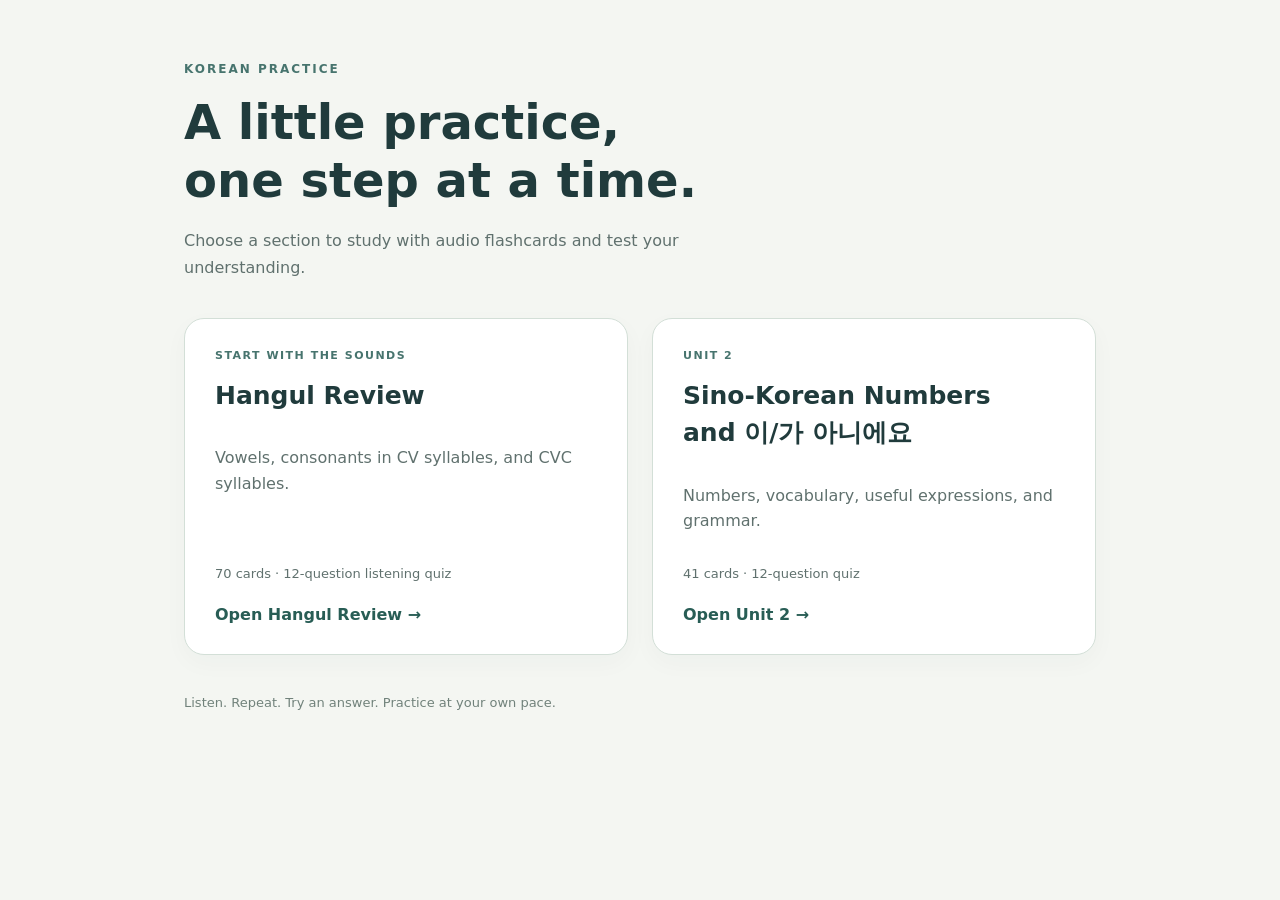
<file: index.html>
<!doctype html>
<html lang="en"><head><meta charset="utf-8"><meta name="viewport" content="width=device-width,initial-scale=1"><meta name="theme-color" content="#f4f6f2"><title>Korean Practice</title><link rel="stylesheet" href="home.css"></head>
<body><main><header><p class="eyebrow">KOREAN PRACTICE</p><h1>A little practice,<br>one step at a time.</h1><p class="intro">Choose a section to study with audio flashcards and test your understanding.</p></header><nav aria-label="Choose a unit" class="units">
<a class="unit" href="hangul.html"><span class="tag">START WITH THE SOUNDS</span><h2>Hangul Review</h2><p>Vowels, consonants in CV syllables, and CVC syllables.</p><div class="meta">70 cards · 12-question listening quiz</div><span class="go">Open Hangul Review →</span></a>
<a class="unit" href="unit2/index.html"><span class="tag">UNIT 2</span><h2>Sino-Korean Numbers<br>and <span lang="ko">이/가 아니에요</span></h2><p>Numbers, vocabulary, useful expressions, and grammar.</p><div class="meta">41 cards · 12-question quiz</div><span class="go">Open Unit 2 →</span></a>
</nav><footer>Listen. Repeat. Try an answer. Practice at your own pace.</footer></main></body></html>
</file>
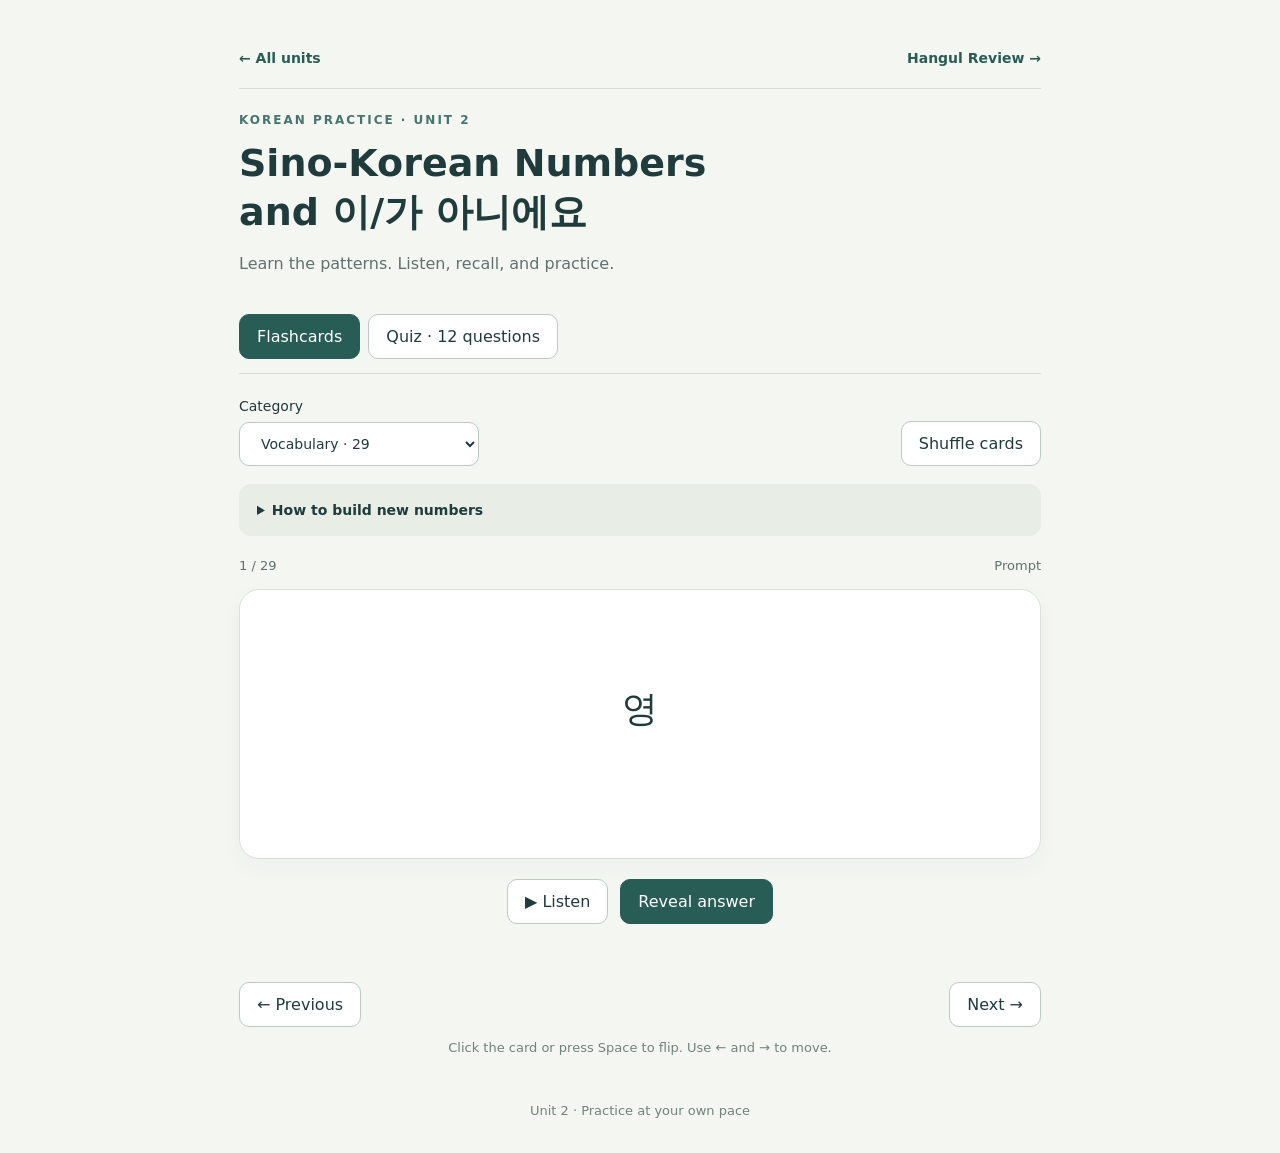
<file: unit2/index.html>
<!doctype html>
<html lang="en"><head><meta charset="utf-8"><meta name="viewport" content="width=device-width,initial-scale=1"><title>Unit 2: Sino-Korean Numbers and 이/가 아니에요</title><link rel="stylesheet" href="style.css"><link rel="stylesheet" href="../navigation.css"></head>
<body><header><nav class="unit-navigation" aria-label="Units"><a href="../index.html">← All units</a><a href="../hangul.html">Hangul Review →</a></nav><div class="eyebrow">KOREAN PRACTICE · UNIT 2</div><h1>Sino-Korean Numbers<br>and 이/가 아니에요</h1><p>Learn the patterns. Listen, recall, and practice.</p></header><main>
<nav aria-label="Mode"><button id="studyTab" class="active">Flashcards</button><button id="quizTab">Quiz · 12 questions</button></nav>
<section id="study"><div class="toolbar"><label>Category <select id="category"><option value="vocabularyAll">Vocabulary · 29</option><option value="numbers">Sino-Korean Numbers · 21</option><option value="vocabulary">Words · 8</option><option value="expressions">Useful Expressions · 6</option><option value="grammar">Grammar · 6</option></select></label><button id="shuffle">Shuffle cards</button></div>
<details id="numberNote"><summary>How to build new numbers</summary><p>Combine hundreds, tens, and ones. 이백 = 200; 삼백 = 300. Omit empty places: 407 = 사백칠. Use 십 and 백, rather than 일십 and 일백.</p><p>Phone numbers are read digit by digit. 공 = zero in phone numbers; 영 = zero in general number reading.</p></details>
<div class="meta"><span id="cardCount"></span><span id="sideLabel"></span></div><article id="card" tabindex="0" role="button" aria-label="Flip flashcard"><div id="cardText"></div><p id="cardMeaning"></p></article><div class="actions"><button id="listen">▶ Listen</button><button id="flip" class="primary">Reveal answer</button></div><p id="audioStatus" role="status"></p><div class="cardNav"><button id="prev">← Previous</button><button id="next">Next →</button></div><p class="hint">Click the card or press Space to flip. Use ← and → to move.</p></section>
<section id="quiz" hidden><div id="quizIntro"><h2>Test your understanding</h2><p>12 questions: numbers, vocabulary, expressions, and grammar.</p><p>Two questions use new numbers from 11–999. Listening questions use your recordings.</p><button id="start" class="primary">Start quiz</button></div><div id="quizRun" hidden><div class="meta"><span id="questionCount"></span><span id="questionType"></span></div><progress id="progress" max="12" value="0"></progress><h2 id="prompt"></h2><button id="quizListen">▶ Play number</button><p id="quizAudioStatus" role="status"></p><div id="choices"></div><p id="feedback" role="status"></p><button id="continue" class="primary" hidden>Next question →</button></div><div id="results" hidden></div></section>
</main><footer>Unit 2 · Practice at your own pace</footer><script src="data.js"></script><script src="app.js"></script></body></html>
</file>
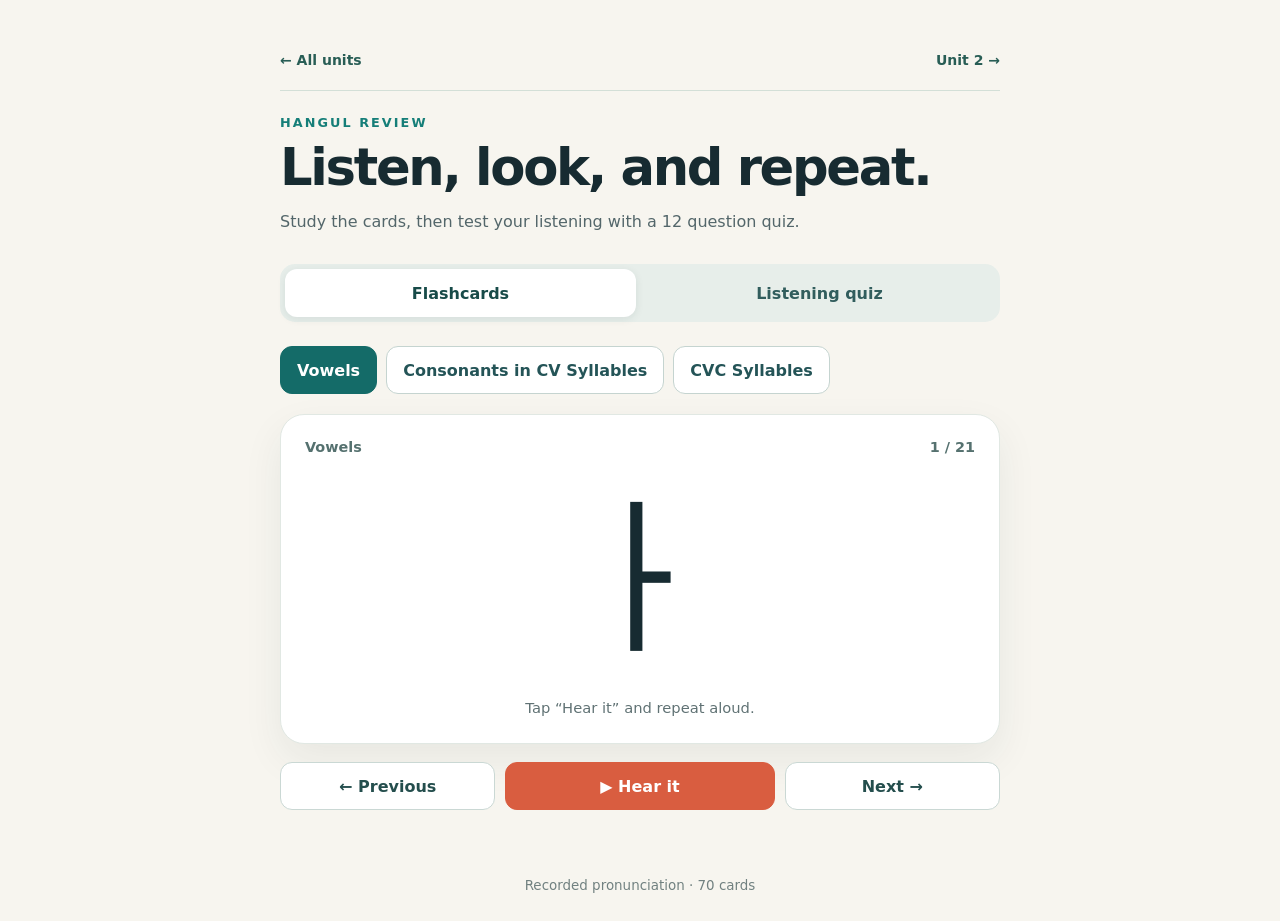
<file: hangul.html>
<!doctype html>
<html lang="en">
<head>
  <meta charset="utf-8">
  <meta name="viewport" content="width=device-width, initial-scale=1">
  <meta name="theme-color" content="#f7f5ef">
  <title>Hangul Listening Cards</title>
  <link rel="stylesheet" href="style.css">
  <script src="script.js" defer></script>
<link rel="stylesheet" href="navigation.css">
</head>
<body>
  <main class="app"><nav class="unit-navigation" aria-label="Units"><a href="index.html">← All units</a><a href="unit2/index.html">Unit 2 →</a></nav>
    <header>
      <p class="eyebrow">Hangul review</p>
      <h1>Listen, look, and repeat.</h1>
      <p class="intro">Study the cards, then test your listening with a 12 question quiz.</p>
    </header>
    <div class="modes" aria-label="Study mode">
      <button id="cards-mode" type="button" aria-pressed="true">Flashcards</button>
      <button id="quiz-mode" type="button" aria-pressed="false">Listening quiz</button>
    </div>
    <div id="flashcards">
    <nav class="sections" aria-label="Card sections"></nav>
    <section class="study" aria-label="Flashcard">
      <div class="card" aria-live="polite">
        <div class="card-top"><span id="section-label"></span><span id="position"></span></div>
        <div class="character" id="character" lang="ko"></div>
        <p class="card-hint" id="hint"></p>
      </div>
      <div class="controls">
        <button id="previous" class="secondary" type="button">← Previous</button>
        <button id="play" class="primary" type="button">▶ Hear it</button>
        <button id="next" class="secondary" type="button">Next →</button>
      </div>
      <p class="status" id="status" role="status" aria-live="polite"></p>
    </section>
    </div>
    <section id="quiz" class="quiz" aria-label="Listening quiz" hidden>
      <div id="quiz-start" class="quiz-panel">
        <h2>Listening quiz</h2>
        <p>Hear a recording and choose the matching Hangul. You’ll get four questions each from Vowels, Consonants in CV Syllables, and CVC Syllables.</p>
        <button id="start-quiz" class="action" type="button">Start 12 question quiz</button>
      </div>
      <div id="quiz-question" class="quiz-panel" hidden>
        <div class="card-top"><span id="quiz-section"></span><span id="quiz-progress"></span></div>
        <h2>Which character do you hear?</h2>
        <button id="quiz-play" class="action" type="button">▶ Play sound</button>
        <div id="choices" class="choices" role="group" aria-label="Answer choices"></div>
        <p id="feedback" class="feedback" role="status" aria-live="polite"></p>
        <button id="quiz-next" class="action next-question" type="button" hidden>Next question →</button>
      </div>
      <div id="quiz-result" class="quiz-panel" hidden>
        <h2>Quiz complete</h2>
        <p id="score"></p>
        <button id="restart-quiz" class="action" type="button">Try another quiz</button>
      </div>
    </section>
    <footer>Recorded pronunciation · 70 cards</footer>
  </main>
  <script src="quiz.js" defer></script>
</body>
</html>
</file>
<file: home.css>
*{box-sizing:border-box}body{margin:0;background:#f4f6f2;color:#203b3c;font-family:system-ui,-apple-system,"Segoe UI",sans-serif}main{max-width:960px;margin:auto;padding:50px 24px}.eyebrow{font-size:12px;letter-spacing:2px;color:#47746e;font-weight:700}h1{font-size:clamp(32px,5vw,48px);line-height:1.2;margin:18px 0}.intro{max-width:600px;color:#60716e;line-height:1.7}.units{display:grid;grid-template-columns:repeat(2,minmax(0,1fr));gap:24px;margin-top:36px}.unit{display:flex;flex-direction:column;background:white;border:1px solid #d3dfd7;border-radius:20px;padding:30px;color:inherit;text-decoration:none;box-shadow:0 8px 24px #203b3c08}.unit:hover{border-color:#47746e;background:#fcfefb}.unit:focus-visible{outline:3px solid #b38832;outline-offset:4px}.tag{font-size:11px;letter-spacing:1.5px;color:#47746e;font-weight:700}h2{font-size:25px;line-height:1.5;margin:15px 0}.unit p{line-height:1.6;color:#60716e}.meta{font-size:13px;color:#60716e;margin-top:auto;padding-top:16px}.go{font-weight:600;color:#285d55;margin-top:24px}footer{font-size:13px;color:#71827b;margin-top:40px}@media(max-width:650px){main{padding:30px 18px}.units{grid-template-columns:1fr;gap:18px}.unit{padding:24px}}
</file>
<file: unit2/style.css>
:root{font-family:system-ui,-apple-system,"Segoe UI",sans-serif;color:#203b3c;background:#f4f6f2;font-size:16px}*{box-sizing:border-box}body{margin:0}header,main,footer{max-width:850px;margin:auto}header{padding:42px 24px 25px}.eyebrow{font-size:12px;letter-spacing:2px;font-weight:700;color:#47746e}h1{font-size:clamp(27px,4vw,38px);line-height:1.3;margin:12px 0}header p{color:#60716e}main{padding:0 24px}nav{display:flex;gap:8px;border-bottom:1px solid #d3dfd7;padding-bottom:14px;margin-bottom:24px}button,select{font:inherit;border:1px solid #b9cbc3;border-radius:10px;padding:12px 17px;background:white;color:#203b3c;cursor:pointer}button:hover{background:#eaf1ed}button:focus-visible,select:focus-visible,#card:focus-visible{outline:3px solid #b38832;outline-offset:3px}button:disabled{cursor:default;opacity:.7}.active,.primary{background:#285d55;color:white;border-color:#285d55}.primary:hover,.active:hover{background:#1e4b45}.toolbar{display:flex;justify-content:space-between;gap:12px;align-items:end;margin-bottom:18px}label{display:flex;flex-direction:column;gap:8px;font-size:14px}details{background:#e8eee6;border-radius:12px;padding:15px 18px;margin-bottom:22px;font-size:14px;line-height:1.6}summary{cursor:pointer;font-weight:600}.meta{display:flex;justify-content:space-between;gap:12px;font-size:13px;color:#60716e;margin:16px 0}#card{background:white;border:1px solid #d8e1d9;border-radius:20px;min-height:270px;padding:35px 25px;display:flex;flex-direction:column;justify-content:center;text-align:center;cursor:pointer;box-shadow:0 8px 24px #203b3c08}#cardText{font-size:clamp(24px,4vw,36px);white-space:pre-line;line-height:1.7}#card.explanation #cardText{font-size:22px}#cardMeaning{font-size:16px;color:#61736d;line-height:1.5}.actions{display:flex;justify-content:center;gap:12px;margin-top:20px}.cardNav{display:flex;justify-content:space-between;margin-top:24px}.hint,footer{font-size:13px;color:#71827b;text-align:center}footer{padding:35px}#audioStatus,#quizAudioStatus{font-size:14px;color:#8a4a28;min-height:20px;text-align:center}h2{line-height:1.6;font-size:23px}#choices{display:grid;gap:12px;margin:20px 0}#choices button{text-align:left;line-height:1.6;padding:16px}#choices .correct{background:#e3f3e7;border-color:#448354;opacity:1}#choices .wrong{background:#fae8e4;border-color:#ad5548;opacity:1}progress{width:100%;height:7px;accent-color:#285d55}#feedback{line-height:1.6}#results li{margin:20px 0;line-height:1.6}[hidden]{display:none!important}@media(max-width:520px){header{padding-top:28px}.toolbar{align-items:stretch;flex-direction:column}select{width:100%}main{padding:0 16px}#card{min-height:260px}nav button{flex:1;padding:12px 8px}}

.particle{color:#145fc5;font-weight:800}
</file>
<file: navigation.css>
.unit-navigation{display:flex;justify-content:space-between;gap:12px;flex-wrap:wrap;margin:0 0 24px;padding:0 0 14px;border-bottom:1px solid #d3dfd7;font-family:system-ui,sans-serif;font-size:14px}.unit-navigation a{color:#285d55;text-decoration:none;padding:8px 0;font-weight:600}.unit-navigation a:hover{text-decoration:underline}.unit-navigation a:focus-visible{outline:3px solid #b38832;outline-offset:4px}
</file>
<file: style.css>
:root{font-family:system-ui,-apple-system,"Segoe UI",sans-serif;color:#172b31;background:#f7f5ef}*{box-sizing:border-box}body{margin:0}.app{max-width:760px;margin:auto;padding:44px 20px 28px}.eyebrow{text-transform:uppercase;letter-spacing:.16em;color:#157e78;font-weight:800;font-size:.8rem;margin:0 0 9px}h1{font-size:clamp(2rem,6vw,3.2rem);line-height:1.1;letter-spacing:-.045em;margin:0}.intro{color:#53666a;line-height:1.5;margin:15px 0 30px}.sections{display:flex;flex-wrap:wrap;gap:9px;margin-bottom:20px}button{font:inherit;cursor:pointer;border-radius:12px;font-weight:700;min-height:48px}button:focus-visible{outline:3px solid #f3ab42;outline-offset:3px}.sections button{border:1px solid #c5d4d0;color:#245457;background:#fff;padding:10px 16px}.sections button[aria-current="true"]{background:#146b68;color:white;border-color:#146b68}.card{background:white;border:1px solid #e1e8e3;border-radius:24px;min-height:330px;box-shadow:0 16px 40px #183a3212;padding:24px;display:flex;flex-direction:column}.card-top{display:flex;justify-content:space-between;gap:16px;color:#55716f;font-size:.9rem;font-weight:700}.character{font-family:"Noto Sans CJK KR","Malgun Gothic","Apple SD Gothic Neo",sans-serif;text-align:center;font-size:clamp(7rem,30vw,11rem);line-height:1.3;font-weight:500;flex:1;display:grid;place-items:center}.card-hint{margin:0;text-align:center;color:#607274;font-size:.92rem;min-height:1.4em}.controls{display:grid;grid-template-columns:1fr 1.25fr 1fr;gap:10px;margin-top:18px}.controls button{padding:11px 8px;border:1px solid #cad8d4;background:white;color:#244e4d}.controls .primary{background:#d95d40;border-color:#d95d40;color:white}.controls button:hover{filter:brightness(.95)}.status{text-align:center;color:#a33d2b;min-height:1.5em;margin:12px 0 0}.status:empty{visibility:hidden}footer{text-align:center;margin-top:32px;color:#718180;font-size:.84rem}@media(max-width:520px){.app{padding-top:25px}.card{min-height:300px}.controls{grid-template-columns:1fr 1fr}.controls .primary{grid-column:1/-1;grid-row:1}.sections button{flex:1 1 auto}}
[hidden]{display:none!important}.modes{display:flex;gap:8px;margin-bottom:24px;padding:5px;background:#e7eeea;border-radius:15px}.modes button{flex:1;border:0;background:transparent;color:#315d5d;padding:10px}.modes button[aria-pressed="true"]{background:white;box-shadow:0 2px 9px #183a3217;color:#184b49}.quiz-panel{background:white;border:1px solid #e1e8e3;border-radius:24px;box-shadow:0 16px 40px #183a3212;padding:28px;min-height:300px}.quiz-panel h2{font-size:1.6rem;margin:16px 0}.quiz-panel p{line-height:1.55;color:#53666a}.action{background:#d95d40;border:1px solid #d95d40;color:white;padding:10px 20px}.choices{display:grid;grid-template-columns:repeat(2,1fr);gap:12px;margin-top:25px}.choices button{font-family:"Noto Sans CJK KR","Malgun Gothic","Apple SD Gothic Neo",sans-serif;font-size:2.3rem;background:#f7f9f7;border:2px solid #cbd9d4;color:#172b31;min-height:88px}.choices button:hover:not(:disabled){border-color:#146b68;background:#ecf5f0}.choices button.correct{background:#d9f1e7;border-color:#18845d}.choices button.incorrect{background:#fae2dd;border-color:#c35440}.choices button:disabled{cursor:default}.feedback{min-height:1.6em;font-weight:700}.next-question{margin-top:4px}@media(max-width:520px){.quiz-panel{padding:20px}.choices button{min-height:75px}}
</file>
